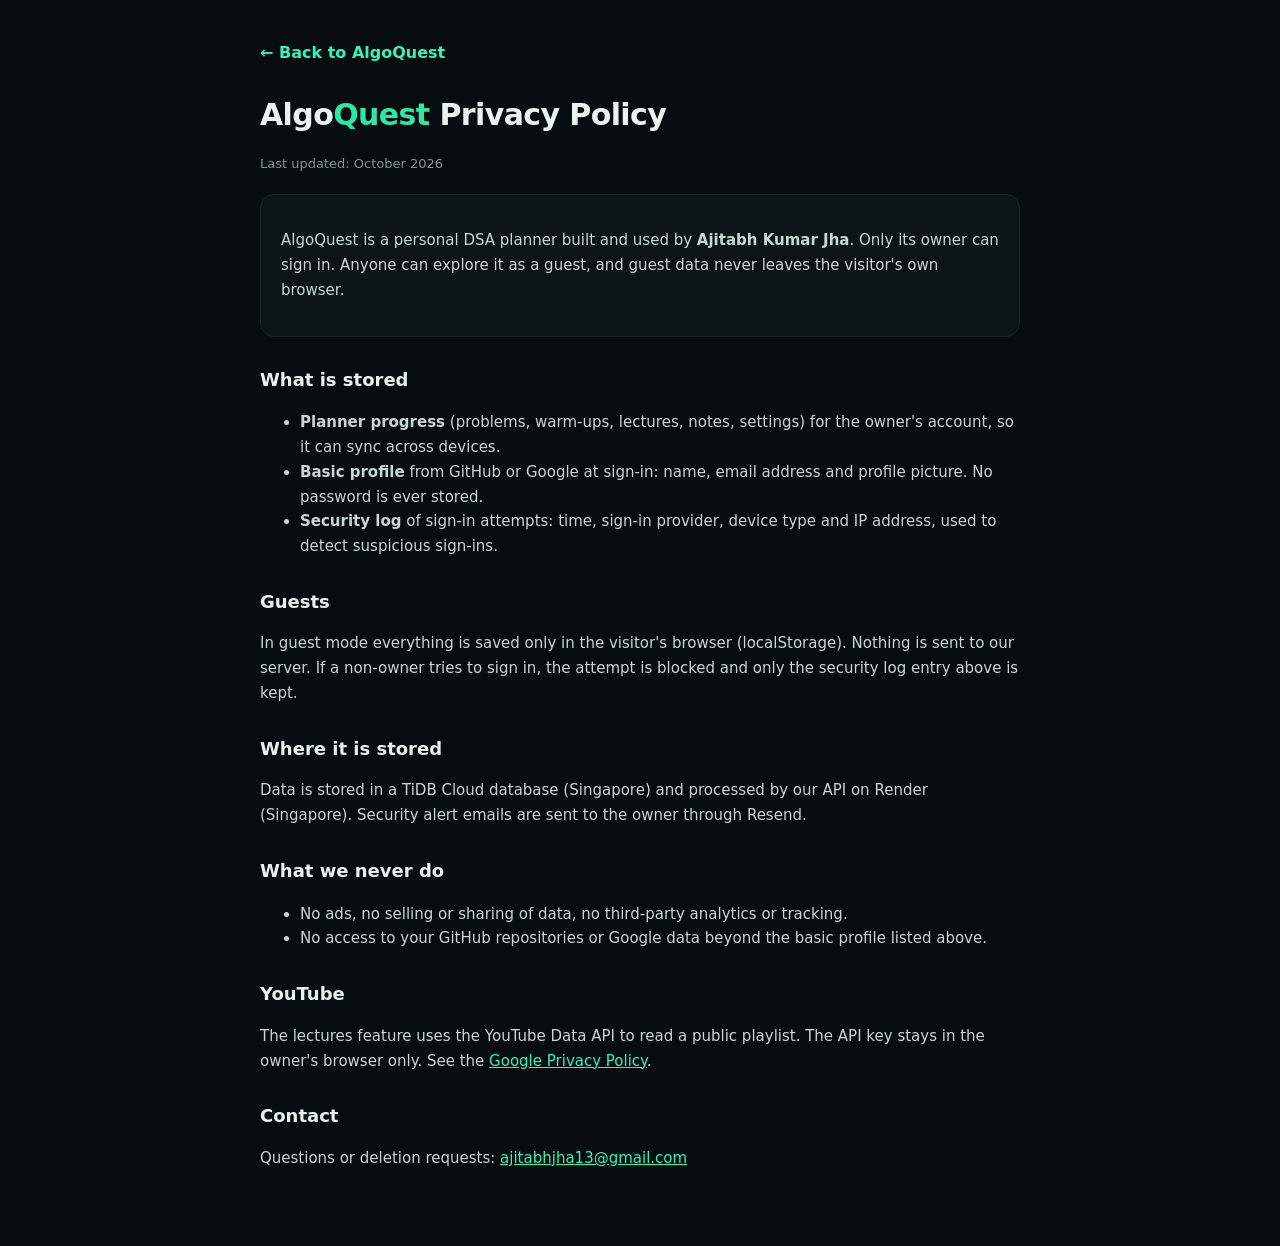
<file: frontend/privacy.html>
<!DOCTYPE html>
<html lang="en">
<head>
  <meta charset="UTF-8">
  <meta name="viewport" content="width=device-width, initial-scale=1.0">
  <title>Privacy Policy · AlgoQuest</title>
  <link rel="icon" type="image/png" href="assets/brand/favicon.png">
  <style>
    :root { color-scheme: dark; }
    body {
      margin: 0; padding: 40px 20px 60px;
      font-family: "Plus Jakarta Sans", system-ui, -apple-system, "Segoe UI", sans-serif;
      background: #070c0e; color: #e8f3f0; line-height: 1.65;
    }
    main { max-width: 760px; margin: 0 auto; }
    a { color: #34f5b5; }
    h1 { font-size: 30px; margin: 0 0 4px; letter-spacing: -0.02em; }
    h1 em { font-style: normal; color: #2ee6a6; }
    h2 { font-size: 18px; margin: 28px 0 8px; }
    p, li { color: #c9d6d3; font-size: 15px; }
    .muted { color: #7f9496; font-size: 13px; }
    .card {
      margin-top: 20px; padding: 18px 20px; border-radius: 14px;
      background: #0c1417; border: 1px solid #172429;
    }
    .back { display: inline-block; margin-bottom: 24px; text-decoration: none; font-weight: 700; }
  </style>
</head>
<body>
  <main>
    <a class="back" href="./">← Back to AlgoQuest</a>
    <h1>Algo<em>Quest</em> Privacy Policy</h1>
    <p class="muted">Last updated: October 2026</p>

    <div class="card">
      <p>AlgoQuest is a personal DSA planner built and used by <b>Ajitabh Kumar Jha</b>. Only its owner can sign in.
      Anyone can explore it as a guest, and guest data never leaves the visitor's own browser.</p>
    </div>

    <h2>What is stored</h2>
    <ul>
      <li><b>Planner progress</b> (problems, warm-ups, lectures, notes, settings) for the owner's account, so it can sync across devices.</li>
      <li><b>Basic profile</b> from GitHub or Google at sign-in: name, email address and profile picture. No password is ever stored.</li>
      <li><b>Security log</b> of sign-in attempts: time, sign-in provider, device type and IP address, used to detect suspicious sign-ins.</li>
    </ul>

    <h2>Guests</h2>
    <p>In guest mode everything is saved only in the visitor's browser (localStorage). Nothing is sent to our server.
    If a non-owner tries to sign in, the attempt is blocked and only the security log entry above is kept.</p>

    <h2>Where it is stored</h2>
    <p>Data is stored in a TiDB Cloud database (Singapore) and processed by our API on Render (Singapore).
    Security alert emails are sent to the owner through Resend.</p>

    <h2>What we never do</h2>
    <ul>
      <li>No ads, no selling or sharing of data, no third-party analytics or tracking.</li>
      <li>No access to your GitHub repositories or Google data beyond the basic profile listed above.</li>
    </ul>

    <h2>YouTube</h2>
    <p>The lectures feature uses the YouTube Data API to read a public playlist. The API key stays in the owner's browser only.
    See the <a href="https://policies.google.com/privacy" rel="noopener">Google Privacy Policy</a>.</p>

    <h2>Contact</h2>
    <p>Questions or deletion requests: <a href="mailto:ajitabhjha13@gmail.com">ajitabhjha13@gmail.com</a></p>
  </main>
</body>
</html>
</file>
